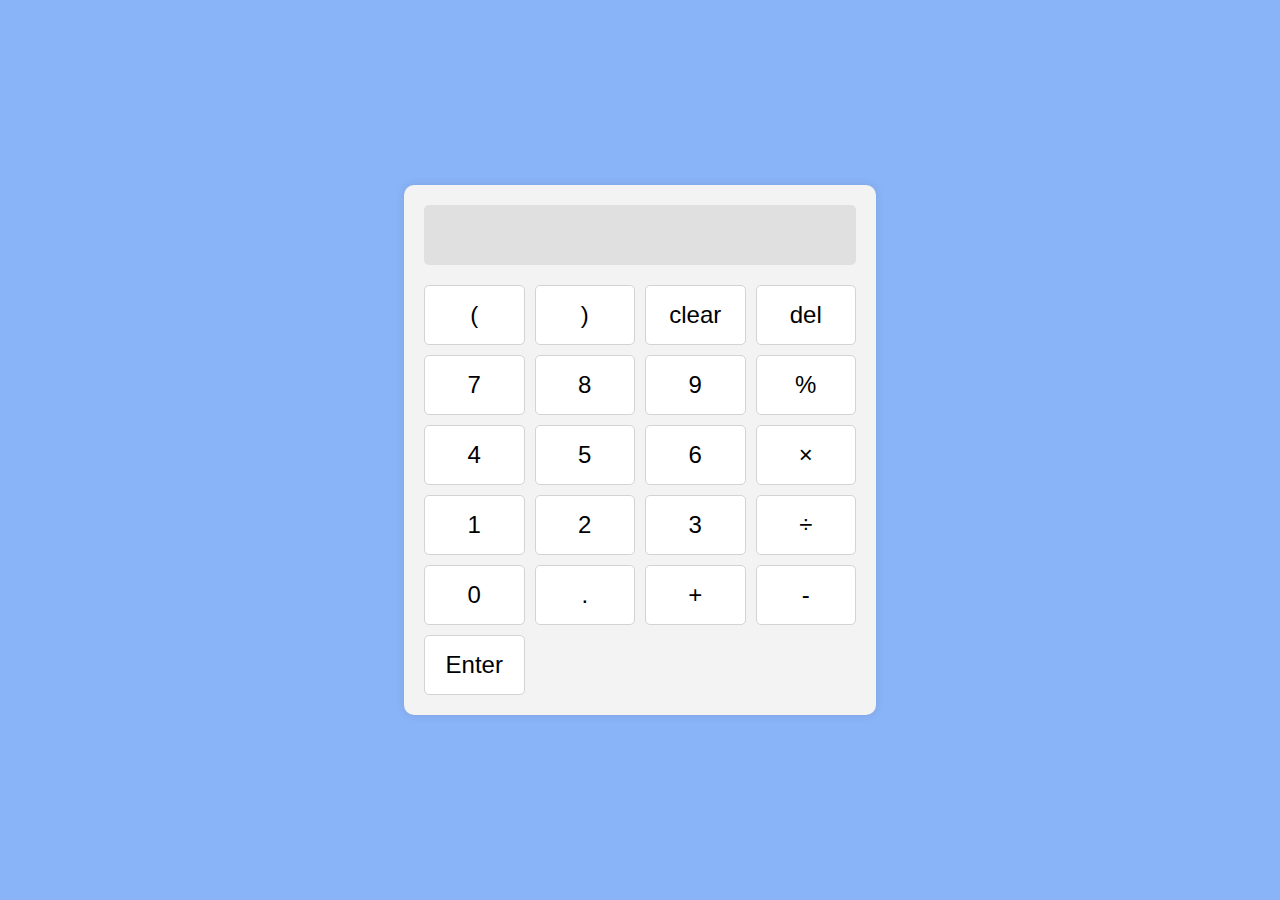
<file: OASIS/TASK-1 CALCULATOR/index.html>
<!DOCTYPE html>
<html lang="en">
<head>
    <meta charset="UTF-8">
    <meta name="viewport" content="width=device-width, initial-scale=1.0">
    <title>Calculator</title>
    <link rel="stylesheet" href="style.css">
</head>
<body>
    <div class="calculator">
        <input type="text" class="calculator-screen" id="screen" disabled>
        <div class="calculator-keys">
            <button class="key" onclick="appendNumber('(')"> ( </button>
            <button class="key" onclick="appendNumber(')')"> ) </button>
            <button class="key" onclick="clearScreen()"> clear </button>
            <button class="key" onclick="deleteLast()"> del </button>
            <button class="key" onclick="appendNumber('7')"> 7 </button>
            <button class="key" onclick="appendNumber('8')"> 8 </button>
            <button class="key" onclick="appendNumber('9')"> 9 </button>
            <button class="key" onclick="appendOperator('%')"> % </button>
            <button class="key" onclick="appendNumber('4')"> 4 </button>
            <button class="key" onclick="appendNumber('5')"> 5 </button>
            <button class="key" onclick="appendNumber('6')"> 6 </button>
            <button class="key" onclick="appendOperator('*')"> × </button>
            <button class="key" onclick="appendNumber('1')"> 1 </button>
            <button class="key" onclick="appendNumber('2')"> 2 </button>
            <button class="key" onclick="appendNumber('3')"> 3 </button>
            <button class="key" onclick="appendOperator('/')"> ÷ </button>
            <button class="key" onclick="appendNumber('0')"> 0 </button>
            <button class="key" onclick="appendNumber('.')"> . </button>
            <button class="key" onclick="appendOperator('+')"> + </button>
            <button class="key" onclick="appendOperator('-')"> - </button>
            <button class="key" onclick="calculate()"> Enter </button>
        </div>
    </div>
    <script src="script.js"></script>
</body>
</html>
</file>
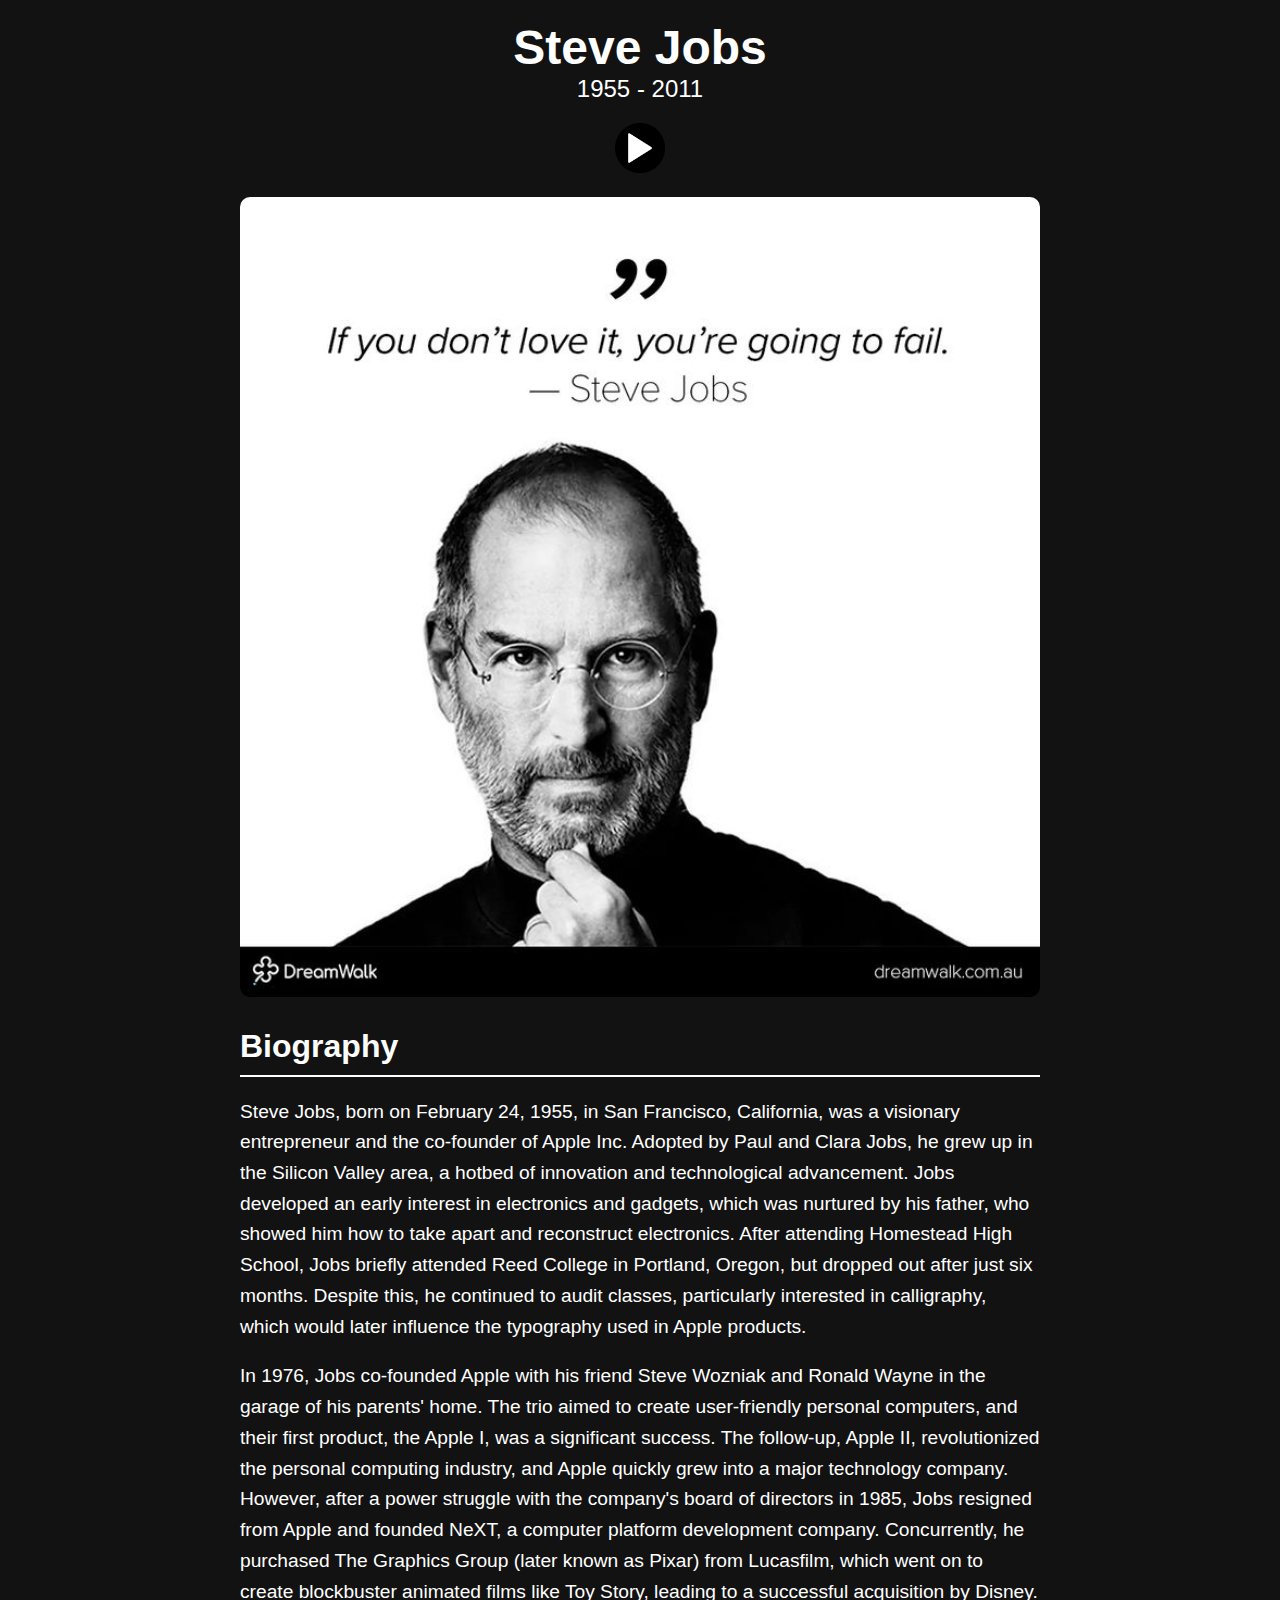
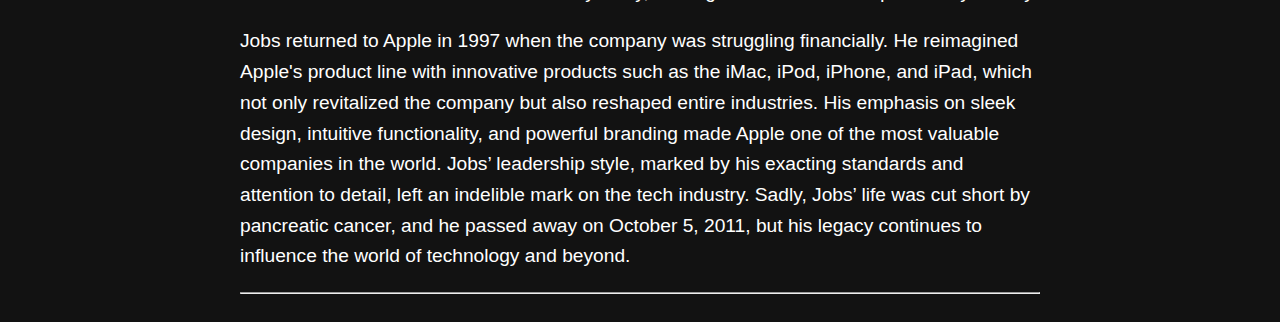
<file: OASIS/TASK-2 TRIBUTE PAGE/index.html>
<!DOCTYPE html>
<html lang="en">

<head>
    <meta charset="UTF-8">
    <meta name="viewport" content="width=device-width, initial-scale=1.0">
    <title>Steve Jobs Tribute</title>
    <link rel="stylesheet" href="style.css">
</head>

<body>
    <div class="container">
        <header>
            <h1>Steve Jobs</h1>
            <p>1955 - 2011</p>
            <div class="play-button">
                <img src="img2.png" alt="Play">
            </div>
        </header>

        <section class="image-section">
            <img src="img1.jpg" alt="Steve Jobs">
        </section>

        <section class="biography">
            <h2>Biography</h2>
            <p>


                Steve Jobs, born on February 24, 1955, in San Francisco, California, was a visionary entrepreneur and
                the co-founder of Apple Inc. Adopted by Paul and Clara Jobs, he grew up in the Silicon Valley area, a
                hotbed of innovation and technological advancement. Jobs developed an early interest in electronics and
                gadgets, which was nurtured by his father, who showed him how to take apart and reconstruct electronics.
                After attending Homestead High School, Jobs briefly attended Reed College in Portland, Oregon, but
                dropped out after just six months. Despite this, he continued to audit classes, particularly interested
                in calligraphy, which would later influence the typography used in Apple products.</p>

            <p> In 1976, Jobs co-founded Apple with his friend Steve Wozniak and Ronald Wayne in the garage of his
                parents' home. The trio aimed to create user-friendly personal computers, and their first product, the
                Apple I, was a significant success. The follow-up, Apple II, revolutionized the personal computing
                industry, and Apple quickly grew into a major technology company. However, after a power struggle with
                the company's board of directors in 1985, Jobs resigned from Apple and founded NeXT, a computer platform
                development company. Concurrently, he purchased The Graphics Group (later known as Pixar) from
                Lucasfilm, which went on to create blockbuster animated films like Toy Story, leading to a successful
                acquisition by Disney.</p>

            <p>Jobs returned to Apple in 1997 when the company was struggling financially. He reimagined Apple's
                product line with innovative products such as the iMac, iPod, iPhone, and iPad, which not only
                revitalized the company but also reshaped entire industries. His emphasis on sleek design, intuitive
                functionality, and powerful branding made Apple one of the most valuable companies in the world. Jobs’
                leadership style, marked by his exacting standards and attention to detail, left an indelible mark on
                the tech industry. Sadly, Jobs’ life was cut short by pancreatic cancer, and he passed away on October
                5, 2011, but his legacy continues to influence the world of technology and beyond.

            </p>
        </section>
        <footer>
            <hr>
        </footer>
    </div>
</body>

</html>
</file>
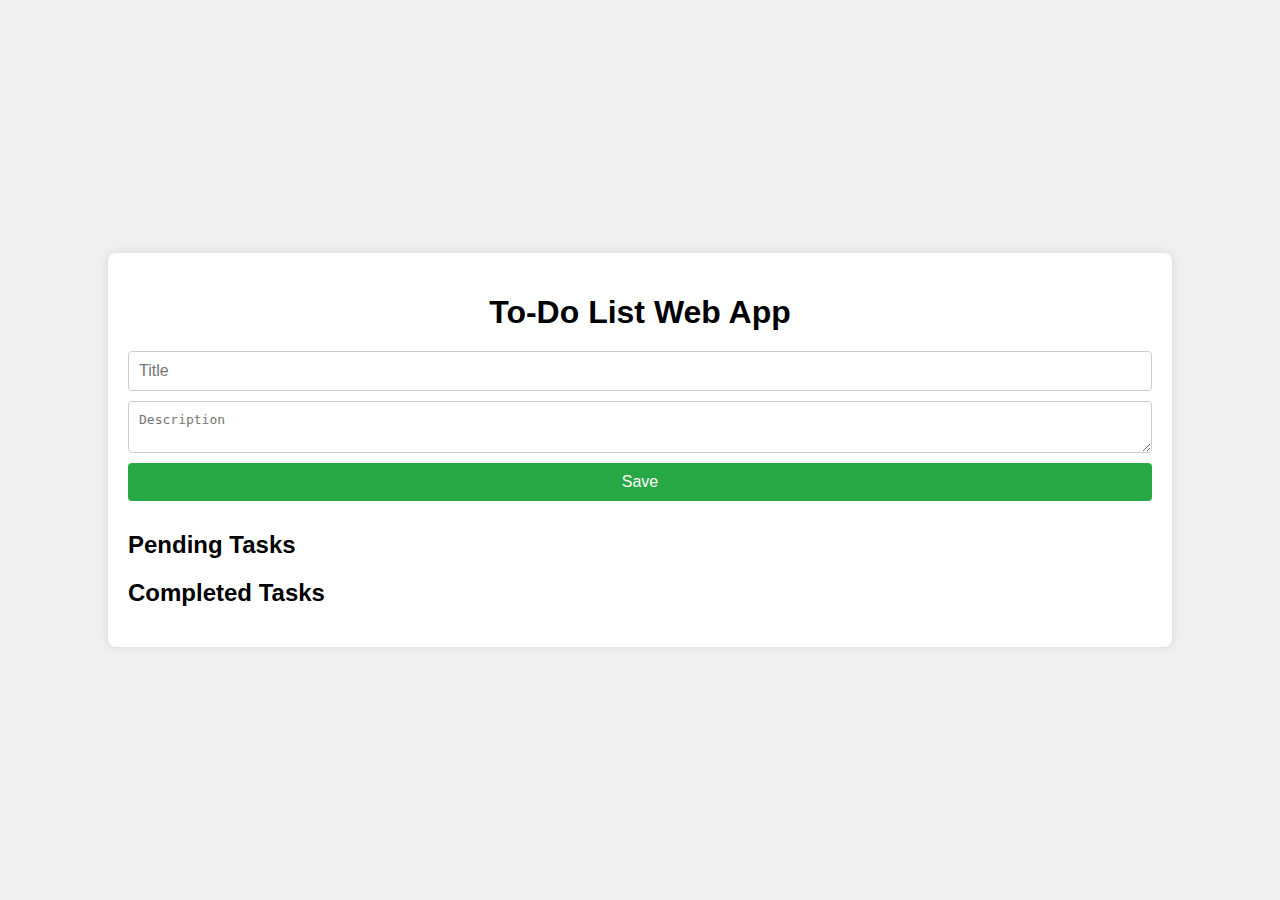
<file: OASIS/TASK-3 TO-DO WEBAPP/index.html>
<!DOCTYPE html>
<html lang="en">
<head>
    <meta charset="UTF-8">
    <meta name="viewport" content="width=device-width, initial-scale=1.0">
    <title>To-Do List Web App</title>
    <link rel="stylesheet" href="styles.css">
</head>
<body>
    <div class="container">
        <h1>To-Do List Web App</h1>
        <div class="form-container">
            <form id="task-form">
                <input type="text" id="task-title" placeholder="Title" required>
                <textarea id="task-desc" placeholder="Description" required></textarea>
                <button type="submit">Save</button>
            </form>
        </div>
        <div class="tasks-container">
            <h2>Pending Tasks</h2>
            <ul id="pending-tasks" class="task-list"></ul>
            <h2>Completed Tasks</h2>
            <ul id="completed-tasks" class="task-list"></ul>
        </div>
    </div>
    <script src="script.js"></script>
</body>
</html>
</file>
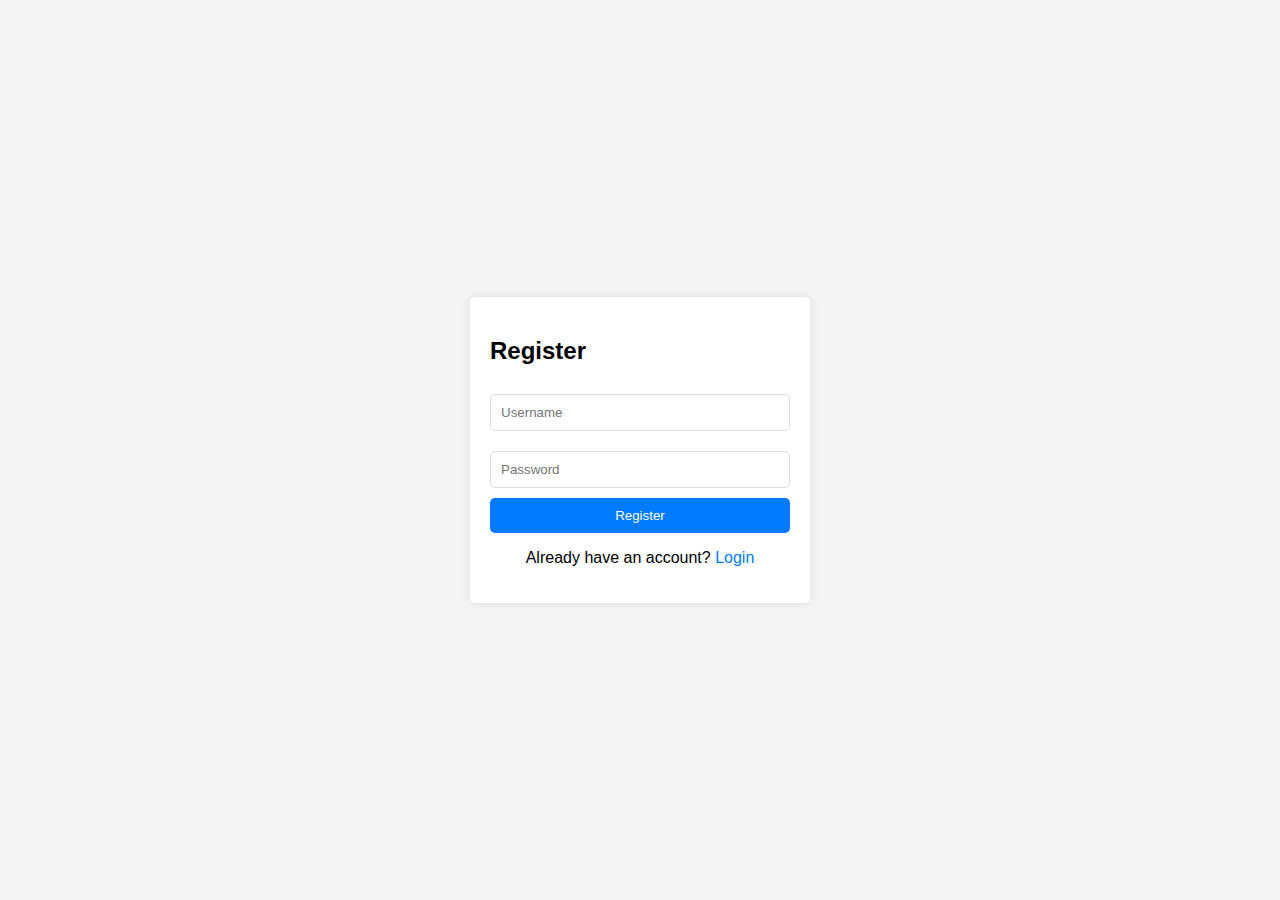
<file: OASIS/TASK-4 LOGIN AUTHENTICATION/index.html>
<!DOCTYPE html>
<html lang="en">
<head>
    <meta charset="UTF-8">
    <meta name="viewport" content="width=device-width, initial-scale=1.0">
    <title>Login Authentication</title>
    <link rel="stylesheet" href="style.css">
</head>
<body>
    <div class="container">
        <div id="register" class="form-container">
            <h2>Register</h2>
            <input type="text" id="register-username" placeholder="Username">
            <input type="password" id="register-password" placeholder="Password">
            <button id="register-button">Register</button>
            <p>Already have an account? <a href="#" id="show-login">Login</a></p>
        </div>
        <div id="login" class="form-container" style="display: none;">
            <h2>Login</h2>
            <input type="text" id="login-username" placeholder="Username">
            <input type="password" id="login-password" placeholder="Password">
            <button id="login-button">Login</button>
            <p>Don't have an account? <a href="#" id="show-register">Register</a></p>
        </div>
        <div id="secured-page" class="form-container" style="display: none;">
            <h2>Secured Page</h2>
            <p>Welcome, <span id="user-name"></span>!</p>
            <button id="logout-button">Logout</button>
        </div>
    </div>
    <script src="index.js"></script>
</body>
</html>
</file>
<file: OASIS/TASK-1 CALCULATOR/style.css>
body {
    display: flex;
    justify-content: center;
    align-items: center;
    height: 100vh;
    background-color: #8ab4f8;
    margin: 0;
    font-family: Arial, sans-serif;
}

.calculator {
    background-color: #f3f3f3;
    border-radius: 10px;
    padding: 20px;
    box-shadow: 0px 0px 10px 0px rgba(0, 0, 0, 0.1);
}

.calculator-screen {
    width: 100%;
    height: 60px;
    border: none;
    background-color: #e0e0e0;
    border-radius: 5px;
    margin-bottom: 20px;
    font-size: 2em;
    text-align: right;
    padding-right: 10px;
    box-sizing: border-box;
}

.calculator-keys {
    display: grid;
    grid-template-columns: repeat(4, 1fr);
    gap: 10px;
}

.key {
    height: 60px;
    background-color: #ffffff;
    border: 1px solid #d3d3d3;
    border-radius: 5px;
    font-size: 1.5em;
    cursor: pointer;
    transition: background-color 0.3s;
}

.key:hover {
    background-color: #d3d3d3;
}
</file>
<file: OASIS/TASK-2 TRIBUTE PAGE/style.css>
body {
    margin: 0;
    font-family: 'Arial', sans-serif;
    background-color: #121212;
    color: #ffffff;
    display: flex;
    justify-content: center;
    align-items: center;
    min-height: 100vh;
}

.container {
    max-width: 800px;
    padding: 20px;
    text-align: center;
}

header {
    margin-bottom: 20px;
}

header h1 {
    font-size: 3em;
    margin: 0;
}

header p {
    font-size: 1.5em;
    margin: 0;
}

.play-button {
    margin: 20px 0;
}

.play-button img {
    width: 50px;
    height: 50px;
    cursor: pointer;
}

.image-section {
    margin: 20px 0;
}

.image-section img {
    width: 100%;
    height: 10%;
    border-radius: 10px;
}

.biography {
    text-align: left;
}

.biography h2 {
    font-size: 2em;
    border-bottom: 2px solid #ffffff;
    padding-bottom: 10px;
    margin-bottom: 20px;
}

.biography p {
    font-size: 1.2em;
    line-height: 1.6;
}

footer {
    margin-top: 20px;
}

footer p {
    font-size: 1em;
}

footer a {
    color: #ffffff;
    text-decoration: none;
}

footer a:hover {
    text-decoration: underline;
}
</file>
<file: OASIS/TASK-3 TO-DO WEBAPP/styles.css>
body {
    font-family: Arial, sans-serif;
    background-color: #f0f0f0;
    margin: 0;
    padding: 0;
    display: flex;
    justify-content: center;
    align-items: center;
    height: 100vh;
}

.container {
    width: 80%;
    max-width: 1200px;
    background-color: #fff;
    padding: 20px;
    box-shadow: 0 0 10px rgba(0, 0, 0, 0.1);
    border-radius: 8px;
}

h1 {
    text-align: center;
    margin-bottom: 20px;
}

.form-container {
    margin-bottom: 20px;
}

form {
    display: flex;
    flex-direction: column;
}

form input, form textarea, form button {
    margin-bottom: 10px;
    padding: 10px;
    font-size: 1em;
    border: 1px solid #ccc;
    border-radius: 4px;
}

form button {
    background-color: #28a745;
    color: #fff;
    border: none;
    cursor: pointer;
}

form button:hover {
    background-color: #218838;
}

.tasks-container {
    margin-top: 20px;
}

.task-list {
    list-style: none;
    padding: 0;
}

.task-item {
    display: flex;
    justify-content: space-between;
    align-items: center;
    padding: 10px;
    margin-bottom: 10px;
    background-color: #f9f9f9;
    border: 1px solid #ddd;
    border-radius: 4px;
}

.task-item.completed {
    background-color: #d4edda;
    text-decoration: line-through;
}

.task-actions button {
    margin-left: 5px;
    padding: 5px 10px;
    border: none;
    cursor: pointer;
    border-radius: 4px;
}

.task-actions .complete-btn {
    background-color: #28a745;
    color: #fff;
}

.task-actions .delete-btn {
    background-color: #dc3545;
    color: #fff;
}

.task-actions .complete-btn:hover {
    background-color: #218838;
}

.task-actions .delete-btn:hover {
    background-color: #c82333;
}
</file>
<file: OASIS/TASK-4 LOGIN AUTHENTICATION/style.css>
body {
    font-family: Arial, sans-serif;
    background-color: #f4f4f4;
    display: flex;
    justify-content: center;
    align-items: center;
    height: 100vh;
    margin: 0;
}

.container {
    background-color: white;
    padding: 20px;
    border-radius: 5px;
    box-shadow: 0 0 10px rgba(0,0,0,0.1);
    width: 300px;
}

.form-container {
    display: flex;
    flex-direction: column;
}

input {
    margin: 10px 0;
    padding: 10px;
    border: 1px solid #ddd;
    border-radius: 5px;
}

button {
    padding: 10px;
    border: none;
    border-radius: 5px;
    background-color: #007BFF;
    color: white;
    cursor: pointer;
}

button:hover {
    background-color: #0056b3;
}

p {
    text-align: center;
}

a {
    color: #007BFF;
    text-decoration: none;
}

a:hover {
    text-decoration: underline;
}
</file>
